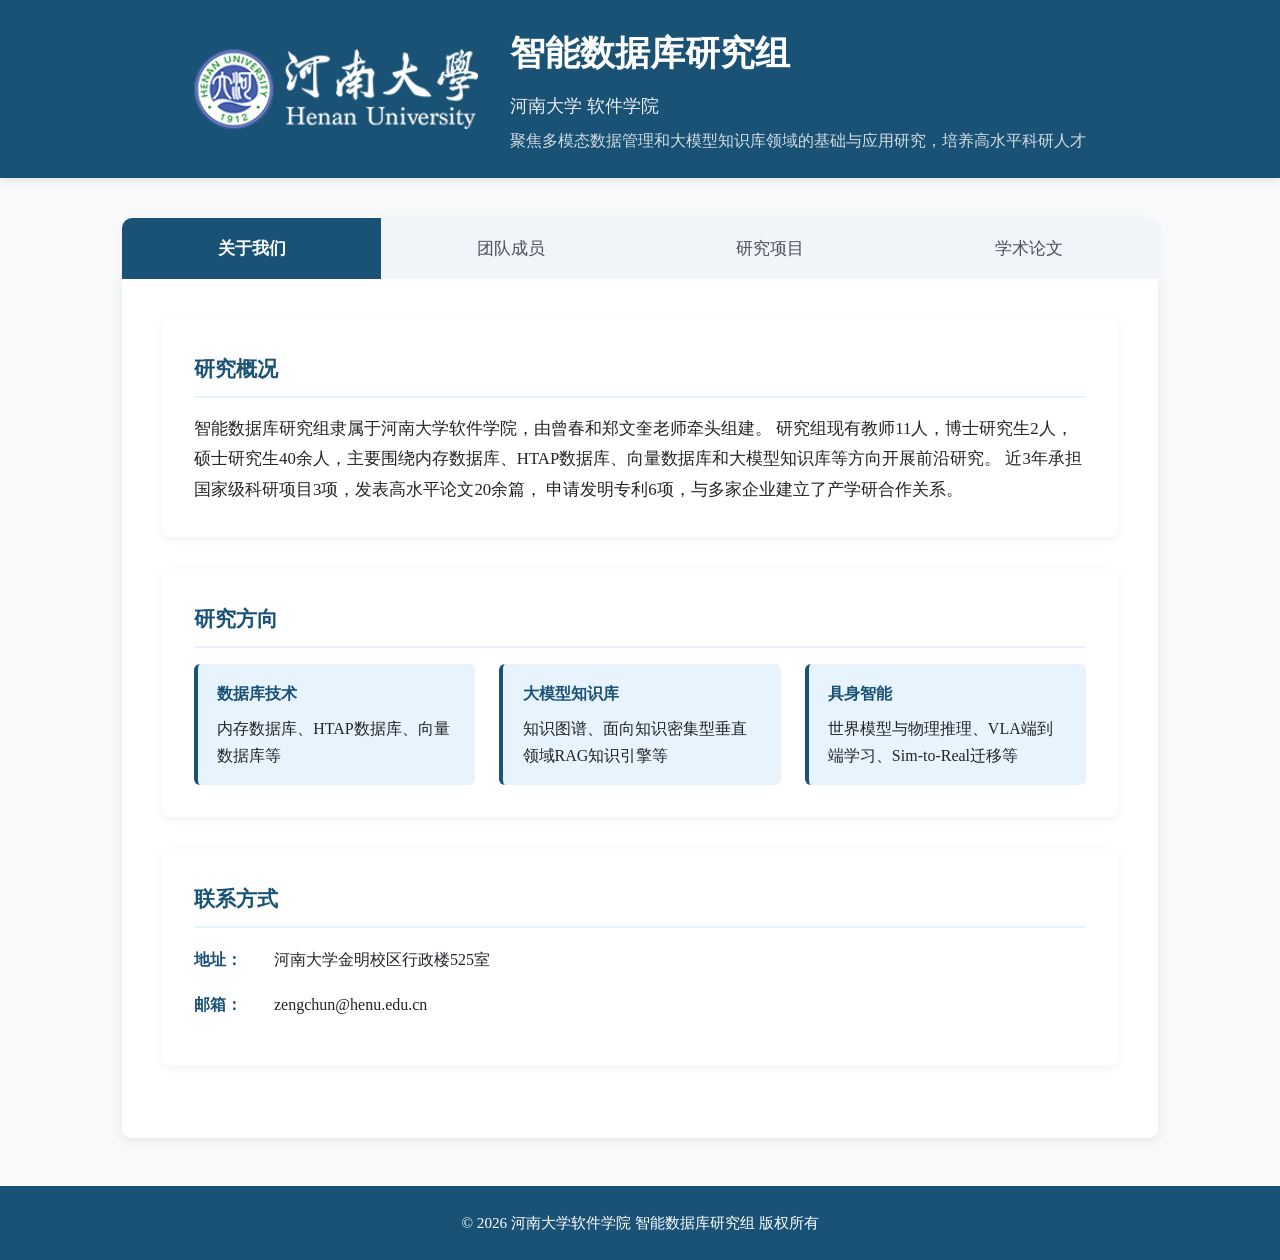
<file: index.html>
<!DOCTYPE html>
<html lang="zh-CN">
<head>
    <meta charset="UTF-8">
    <meta name="viewport" content="width=device-width, initial-scale=1.0">
    <title>智能数据库研究组 - 河南大学</title>
    <link rel="icon" href="favicon.ico" />
    <link rel="stylesheet" href="styles.css" type="text/css" />
</head>
<body>
    <!-- 头部：河南大学Logo + 研究组信息 -->
    <header>
        <img src="images/logo.png" 
             alt="河南大学Logo" 
             class="henu-logo">
        <div class="header-text">
            <div class="lab-name">智能数据库研究组</div>
            <div class="affiliation">河南大学 软件学院</div>
            <div class="lab-desc">聚焦多模态数据管理和大模型知识库领域的基础与应用研究，培养高水平科研人才</div>
        </div>
    </header>

    <!-- Tab 容器 -->
    <div class="tab-container">
        <!-- Tab 导航 -->
        <div class="tab-nav">
            <button class="tab-btn active" data-tab="overview">关于我们</button>
            <button class="tab-btn" data-tab="members">团队成员</button>
            <button class="tab-btn" data-tab="achievements">研究项目</button>
            <button class="tab-btn" data-tab="papers">学术论文</button>
        </div>

        <!-- Tab 内容：关于我们 -->
        <div class="tab-content active" id="overview">
            <!-- WISE2026 Workshop
            <div class="overview-module">
                <div class="workshop-header">
                    <div class="workshop-logo">
                        <img src="WISE2026/LLMA-logo.png" alt="WISE2026 Workshop">
                    </div>
                    <div class="workshop-info">
                        <div class="workshop-title">The 2nd International Workshop on LLM-Driven Agents</div>
                        <div class="workshop-subtitle">From Tool to Partner: The Agentic AI Paradigm Shift</div>
                        <div <div class="links-row">
                            <a href="https://conferences.sigappfr.org/wise2026/" target="_blank">WISE2026 (CCF-B)</a>
                            <span>|</span>
                            <a href="https://conferences.sigappfr.org/wise2026/workshop-on-llm-driven-agents/" target="_blank">LLMA Workshop</a>
                        </div>
                    </div>
                </div>
            </div>
             -->

            <!-- 研究概况模块 -->
            <div class="overview-module">
                <h3 class="module-title">研究概况</h3>
                <p style="line-height: 1.8; font-size: 1.05rem;">
                    智能数据库研究组隶属于河南大学软件学院，由曾春和郑文奎老师牵头组建。
                    研究组现有教师11人，博士研究生2人，硕士研究生40余人，主要围绕内存数据库、HTAP数据库、向量数据库和大模型知识库等方向开展前沿研究。
                    近3年承担国家级科研项目3项，发表高水平论文20余篇， 申请发明专利6项，与多家企业建立了产学研合作关系。
                </p>
            </div>

            <!-- 核心研究方向模块 -->
            <div class="overview-module">
                <h3 class="module-title">研究方向</h3>
                <div class="research-areas">
                    <div class="area-item">
                        <div class="area-title">数据库技术</div>
                        <div class="area-desc">内存数据库、HTAP数据库、向量数据库等</div>
                    </div>
                    <div class="area-item">
                        <div class="area-title">大模型知识库</div>
                        <div class="area-desc">知识图谱、面向知识密集型垂直领域RAG知识引擎等</div>
                    </div>
                    <div class="area-item">
                        <div class="area-title">具身智能</div>
                        <div class="area-desc">世界模型与物理推理、VLA端到端学习、Sim-to-Real迁移等</div>
                    </div>
                    <!--
                    <div class="area-item">
                        <div class="area-title">数据资产管理</div>
                        <div class="area-desc">数据产品开发、数据资产评估、数据确权、可信数据空间技术</div>
                    </div>
                    -->
                </div>
            </div>

            <!-- 联系方式模块 -->
            <div class="overview-module">
                <h3 class="module-title">联系方式</h3>
                <div class="contact-info">
                    <div class="contact-item">
                        <span class="contact-label">地址：</span>河南大学金明校区行政楼525室
                    </div>
                    <div class="contact-item">
                        <span class="contact-label">邮箱：</span>zengchun@henu.edu.cn
                    </div>                    
                </div>
            </div>
        </div>

        <!-- Tab 内容：团队成员 -->
        <div class="tab-content" id="members">
            <h3 class="content-title">指导老师</h3>
            <div class="members">
                <div class="member-card">
                    <img src="images/advisors/zc.jpg" 
                        alt="曾春" 
                        class="member-photo">
                    <div class="member-name">曾春</div>
                    <div class="member-title">至善特聘教授</div>
                    <div class="member-research">研究方向：数据库、大数据技术</div>
                </div>
                <div class="member-card">
                    <img src="images/advisors/zwk.jpg" 
                        alt="郑文奎" 
                        class="member-photo">
                    <div class="member-name">郑文奎</div>
                    <div class="member-title">软件学院副院长，副教授</div>
                    <div class="member-research">研究方向：人工智能、数据库系统及应用</div>
                </div>
                <div class="member-card">
                    <img src="images/advisors/lyh.jpg" 
                        alt="刘颜红" 
                        class="member-photo">
                    <div class="member-name">刘颜红</div>
                    <div class="member-title">副教授</div>
                    <div class="member-research">研究方向：计算机图形学、计算机辅助几何造型、联邦学习</div>
                </div>
                <div class="member-card">
                    <img src="images/advisors/lxl.jpg" 
                        alt="梁晓莉" 
                        class="member-photo">
                    <div class="member-name">梁晓莉</div>
                    <div class="member-title">副教授</div>
                    <div class="member-research">研究方向：三维视觉与点云智能处理及应用</div>
                </div>
                <div class="member-card">
                    <img src="images/advisors/wf.jpg" 
                        alt="王丰" 
                        class="member-photo">
                    <div class="member-name">王丰</div>
                    <div class="member-title">讲师</div>
                    <div class="member-research">研究方向：地理系统建模与模拟</div>
                </div>
                <div class="member-card">
                    <img src="images/advisors/zhy.jpg" 
                        alt="张会云" 
                        class="member-photo">
                    <div class="member-name">张会云</div>
                    <div class="member-title">讲师</div>
                    <div class="member-research">研究方向：模式识别与智能系统</div>
                </div>
                <div class="member-card">
                    <img src="images/advisors/lw.jpg" 
                        alt="李威" 
                        class="member-photo">
                    <div class="member-name">李威</div>
                    <div class="member-title">讲师</div>
                    <div class="member-research">研究方向：知识图谱、具身智能</div>
                </div>
                <div class="member-card">
                    <img src="images/advisors/hw.jpg" 
                        alt="侯巍" 
                        class="member-photo">
                    <div class="member-name">侯巍</div>
                    <div class="member-title">讲师</div>
                    <div class="member-research">研究方向：数据湖、医疗知识图谱及应用</div>
                </div>
                <div class="member-card">
                    <img src="images/advisors/llg.jpg" 
                        alt="罗来干" 
                        class="member-photo">
                    <div class="member-name">罗来干</div>
                    <div class="member-title">讲师</div>
                    <div class="member-research">研究方向：视频超分辨率算法、小样本图像分类</div>
                </div>
                <div class="member-card">
                    <img src="images/advisors/jj.jpg" 
                        alt="贾婧" 
                        class="member-photo">
                    <div class="member-name">贾婧</div>
                    <div class="member-title">讲师</div>
                    <div class="member-research">研究方向：可搜索加密、数据匿名、差分隐私</div>
                </div>
                <div class="member-card">
                    <img src="images/advisors/tgg.jpg" 
                        alt="唐盖盖" 
                        class="member-photo">
                    <div class="member-name">唐盖盖</div>
                    <div class="member-title">讲师</div>
                    <div class="member-research">研究方向：网络空间安全，软件漏洞检测，工业互联网安全，深度学习</div>
                </div>
            </div>

            <h3 class="student-title">研究生</h3>

            <!-- 子Tab 导航（层级切换：博士研究生、硕士研究生、已毕业校友） -->
            <div class="member-subtab-nav">
                <button class="member-subtab-btn" data-subtab="phd-student">博士研究生</button>
                <button class="member-subtab-btn active" data-subtab="master-student">硕士研究生</button>
                <button class="member-subtab-btn" data-subtab="alumni">已毕业校友</button>
            </div>
            
            <!-- 子Tab 内容：硕士研究生 -->
            <div class="member-subtab-content" id="phd-student">
                <div class="student-members">
                    <h3 class="year-title">2026级</h3>
                    <div class="student-member-card">
                        <img src="images/students/rdg.jpg" 
                            alt="任德贵" 
                            class="member-photo">
                        <div class="member-name">任德贵</div>
                    </div>

                    <h3 class="year-title">2025级</h3>
                    <div class="student-member-card">
                        <img src="images/students/wzh.jpg" 
                            alt="吴振辉" 
                            class="member-photo">
                        <div class="member-name">吴振辉</div>
                    </div>
                </div>
            </div>

            <!-- 子Tab 内容：硕士研究生 -->
            <div class="member-subtab-content active" id="master-student">
                <div class="student-members">
                    <!-- 研一 -->
                    <h3 class="year-title">2026级</h3>
                    <div class="student-member-card">
                        <img src="images/students/cjy.jpg" 
                            alt="陈靖宇" 
                            class="member-photo">
                        <div class="member-name">陈靖宇</div>
                    </div>
                    <div class="student-member-card">
                        <img src="images/students/dtx.jpg" 
                            alt="代天祥" 
                            class="member-photo">
                        <div class="member-name">代天祥</div>
                    </div>
                    <div class="student-member-card">
                        <img src="images/students/fxx.jpg" 
                            alt="方兴相" 
                            class="member-photo">
                        <div class="member-name">方兴相</div>
                    </div>
                    <div class="student-member-card">
                        <img src="images/students/gcb.jpg" 
                            alt="龚传博" 
                            class="member-photo">
                        <div class="member-name">龚传博</div>
                    </div>
                    <div class="student-member-card">
                        <img src="images/students/lsy.jpg" 
                            alt="刘树阳" 
                            class="member-photo">
                        <div class="member-name">刘树阳</div>
                    </div>
                    <div class="student-member-card">
                        <img src="images/students/lx.jpg" 
                            alt="李欣" 
                            class="member-photo">
                        <div class="member-name">李欣</div>
                    </div>
                    <div class="student-member-card">
                        <img src="images/students/sjh.jpg" 
                            alt="宋键华" 
                            class="member-photo">
                        <div class="member-name">宋键华</div>
                    </div>
                    <div class="student-member-card">
                        <img src="images/students/sx.jpg" 
                            alt="孙欣" 
                            class="member-photo">
                        <div class="member-name">孙欣</div>
                    </div>
                    <div class="student-member-card">
                        <img src="images/students/wgl.jpg" 
                            alt="吴桂磊" 
                            class="member-photo">
                        <div class="member-name">吴桂磊</div>
                    </div>
                    <div class="student-member-card">
                        <img src="images/students/wzy.jpg" 
                            alt="王志洋" 
                            class="member-photo">
                        <div class="member-name">王志洋</div>
                    </div>
                    <div class="student-member-card">
                        <img src="images/students/xjc.jpg" 
                            alt="谢嘉诚" 
                            class="member-photo">
                        <div class="member-name">谢嘉诚</div>
                    </div>
                    <div class="student-member-card">
                        <img src="images/students/yps.jpg" 
                            alt="于培胜" 
                            class="member-photo">
                        <div class="member-name">于培胜</div>
                    </div>
                    <div class="student-member-card">
                        <img src="images/students/zcy.jpg" 
                            alt="赵重阳" 
                            class="member-photo">
                        <div class="member-name">赵重阳</div>
                    </div>
                    <div class="student-member-card">
                        <img src="images/students/zj.jpg" 
                            alt="张冀" 
                            class="member-photo">
                        <div class="member-name">张冀</div>
                    </div>
                    <div class="student-member-card">
                        <img src="images/students/zsh.jpg" 
                            alt="张帅" 
                            class="member-photo">
                        <div class="member-name">张帅</div>
                    </div>
                    <div class="student-member-card">
                        <img src="images/students/zw.jpg" 
                            alt="张伟" 
                            class="member-photo">
                        <div class="member-name">张伟</div>
                    </div>

                    <!-- 研二 -->
                    <h3 class="year-title">2025级</h3>
                    <div class="student-member-card">
                        <img src="images/students/gx.jpg" 
                            alt="高翔" 
                            class="member-photo">
                        <div class="member-name">高翔</div>
                    </div>
                    <div class="student-member-card">
                        <img src="images/students/jjk.jpg" 
                            alt="蒋金柯" 
                            class="member-photo">
                        <div class="member-name">蒋金柯</div>
                    </div>
                    <div class="student-member-card">
                        <img src="images/students/ln.jpg" 
                            alt="李诺" 
                            class="member-photo">
                        <div class="member-name">李诺</div>
                    </div>
                    <div class="student-member-card">
                        <img src="images/students/mxc.jpg" 
                            alt="孟祥晨" 
                            class="member-photo">
                        <div class="member-name">孟祥晨</div>
                    </div>
                    <div class="student-member-card">
                        <img src="images/students/sjx.jpg" 
                            alt="史俊鑫" 
                            class="member-photo">
                        <div class="member-name">史俊鑫</div>
                    </div>
                    <div class="student-member-card">
                        <img src="images/students/why.jpg" 
                            alt="王浩宇" 
                            class="member-photo">
                        <div class="member-name">王浩宇</div>
                    </div>
                    <div class="student-member-card">
                        <img src="images/students/wsc.jpg" 
                            alt="王少驰" 
                            class="member-photo">
                        <div class="member-name">王少驰</div>
                    </div>
                    <div class="student-member-card">
                        <img src="images/students/xxr.jpg" 
                            alt="徐鑫蕊" 
                            class="member-photo">
                        <div class="member-name">徐鑫蕊</div>
                    </div>
                    <div class="student-member-card">
                        <img src="images/students/ykw.jpg" 
                            alt="余科葳" 
                            class="member-photo">
                        <div class="member-name">余科葳</div>
                    </div>
                    <div class="student-member-card">
                        <img src="images/students/zcx.jpg" 
                            alt="翟朝旭" 
                            class="member-photo">
                        <div class="member-name">翟朝旭</div>
                    </div>
                    <div class="student-member-card">
                        <img src="images/students/zt.jpg" 
                            alt="张桐" 
                            class="member-photo">
                        <div class="member-name">张桐</div>
                    </div>
                    <div class="student-member-card">
                        <img src="images/students/zx.jpg" 
                            alt="张雄" 
                            class="member-photo">
                        <div class="member-name">张雄</div>
                    </div>
                    <div class="student-member-card">
                        <img src="images/students/zhx.jpg" 
                            alt="赵浩贤" 
                            class="member-photo">
                        <div class="member-name">赵浩贤</div>
                    </div>

                    <!-- 研三 -->
                    <h3 class="year-title">2024级</h3>
                    <div class="student-member-card">
                        <img src="images/students/cza.jpg" 
                            alt="陈争傲" 
                            class="member-photo">
                        <div class="member-name">陈争傲</div>
                    </div>
                    <div class="student-member-card">
                        <img src="images/students/gnn.jpg" 
                            alt="葛宁宁" 
                            class="member-photo">
                        <div class="member-name">葛宁宁</div>
                    </div>
                    <div class="student-member-card">
                        <img src="images/students/hyp.png" 
                            alt="郝豫鹏" 
                            class="member-photo">
                        <div class="member-name">郝豫鹏</div>
                    </div>
                    <div class="student-member-card">
                        <img src="images/students/hjj.jpg" 
                            alt="黄家骏" 
                            class="member-photo">
                        <div class="member-name">黄家骏</div>
                    </div>
                    <div class="student-member-card">
                        <img src="images/students/la.jpg" 
                            alt="李傲" 
                            class="member-photo">
                        <div class="member-name">李傲</div>
                    </div>
                    <div class="student-member-card">
                        <img src="images/students/ldy.jpg" 
                            alt="刘东洋" 
                            class="member-photo">
                        <div class="member-name">刘东洋</div>
                    </div>
                    <div class="student-member-card">
                        <img src="images/students/ryf.jpg" 
                            alt="任燕飞" 
                            class="member-photo">
                        <div class="member-name">任燕飞</div>
                    </div>
                    <div class="student-member-card">
                        <img src="images/students/sy.jpg" 
                            alt="申耀" 
                            class="member-photo">
                        <div class="member-name">申耀</div>
                    </div>
                    <div class="student-member-card">
                        <img src="images/students/szy.jpg" 
                            alt="申泽洋" 
                            class="member-photo">
                        <div class="member-name">申泽洋</div>
                    </div>
                    <div class="student-member-card">
                        <img src="images/students/sxj.jpg" 
                            alt="史仙君" 
                            class="member-photo">
                        <div class="member-name">史仙君</div>
                    </div>
                    <div class="student-member-card">
                        <img src="images/students/wzj.jpg" 
                            alt="王子京" 
                            class="member-photo">
                        <div class="member-name">王子京</div>
                    </div>
                    <div class="student-member-card">
                        <img src="images/students/ymz.png" 
                            alt="杨孟铮" 
                            class="member-photo">
                        <div class="member-name">杨孟铮</div>
                    </div>
                    <div class="student-member-card">
                        <img src="images/students/zyb.jpg" 
                            alt="赵奕博" 
                            class="member-photo">
                        <div class="member-name">赵奕博</div>
                    </div>
                    <div class="student-member-card">
                        <img src="images/students/zs.jpg" 
                            alt="钟尚" 
                            class="member-photo">
                        <div class="member-name">钟尚</div>
                    </div>
                </div>
            </div>

            <!-- 子Tab 内容：已毕业校友 -->
            <div class="member-subtab-content" id="alumni">
                <div class="student-members">
                    <!-- 2026 -->
                    <h3 class="year-title">2023级</h3>
                    <div class="student-member-card">
                        <img src="images/students/ck.jpg" 
                            alt="晁堃" 
                            class="member-photo">
                        <div class="member-name">晁堃</div>
                    </div>
                    <div class="student-member-card">
                        <img src="images/students/gjx.jpg" 
                            alt="郭家旭" 
                            class="member-photo">
                        <div class="member-name">郭家旭</div>
                    </div>
                    <div class="student-member-card">
                        <img src="images/students/ljh.jpg" 
                            alt="李嘉豪" 
                            class="member-photo">
                        <div class="member-name">李嘉豪</div>
                    </div>
                    <div class="student-member-card">
                        <img src="images/students/lty.jpg" 
                            alt="刘天翼" 
                            class="member-photo">
                        <div class="member-name">刘天翼</div>
                    </div>
                    <div class="student-member-card">
                        <img src="images/students/wkj.jpg" 
                            alt="温凯钧" 
                            class="member-photo">
                        <div class="member-name">温凯钧</div>
                    </div>

                    <!-- 2025 -->
                    <h3 class="year-title">2022级</h3>
                    <div class="student-member-card">
                        <img src="images/students/hn.jpg" 
                            alt="海南" 
                            class="member-photo">
                        <div class="member-name">海南</div>
                    </div>
                </div>
            </div>
        </div>

        <!-- Tab 内容：研究项目 -->
        <div class="tab-content" id="achievements">
            <div class="achievements">
                <div class="achievement-item">
                    <div class="achievement-img-wrapper">
                        <img src="images/projects/vectordb.png" 
                            alt="SunDB向量库关键技术" 
                            class="achievement-img">
                    </div>
                    <div class="achievement-text">
                        <div class="achievement-title">SunDB向量库关键技术</div>
                        <div class="achievement-desc">
                            执行期2026-2027年。本项目面向AI原生数据库（AIDB）的演进需求，针对数据库缺乏原生向量检索能力及现有方案侵入性强、接口不统一等痛点，
                            开展SunDB向量库的关键技术攻关。项目创新性地构建了“轻量级引擎+解耦服务”的分层集成架构，
                            通过统一向量查询语义模型与标准化接口，实现了业务语义与底层异构引擎的完全解耦，支持引擎的非侵入式插拔与平滑演进；
                            在核心算法层面，研发了融合致密图与稀疏引导层的混合式分层图向量索引，结合前置剪枝策略，有效平衡了高召回率与低搜索延迟；
                            同时，突破传统仅关注算法层面的优化范式，建立了“数据布局（Layout）→ I/O行为→查询性能”的可解释优化机制，
                            引入学习型自适应排序策略以降低系统I/O成本。该项目成果将形成一套可快速落地、可插拔演进且具备高性能指标的向量检索体系，
                            为多模态数据的统一组织与高效检索提供坚实的科研基础与工程支撑。
                        </div>
                    </div>
                </div>
                <div class="achievement-item">
                    <div class="achievement-img-wrapper">
                        <img src="images/projects/kgraph.png" 
                            alt="数据湖加速存储下的医疗知识图谱构建及药物推荐方法研究" 
                            class="achievement-img">
                    </div>
                    <div class="achievement-text">
                        <div class="achievement-title">数据湖加速存储下的医疗知识图谱构建及药物推荐方法研究</div>
                        <div class="achievement-desc">
                            执行期2026-2027年。医疗数据的海量动态性、多源异构性、关联复杂性等突出特征，均给医疗数据湖的有效数据管理和挖掘带来了挑战。
                            因此，研究医疗数据湖中数据加速存储和数据集探索方法、医疗数据湖驱动下的知识图谱构建方法和基于医疗知识图谱的药物推荐，
                            为医疗数据从存储、开发、关联到应用的体系提供行之有效的理论与方法支撑，对推动医疗数据智能化发展具有重要的实践意义。
                        </div>
                    </div>
                </div>
                <div class="achievement-item">
                    <div class="achievement-img-wrapper">
                        <img src="images/projects/mbuffer.png" 
                            alt="内存数据库多级缓存技术" 
                            class="achievement-img">
                    </div>
                    <div class="achievement-text">
                        <div class="achievement-title">内存数据库多级缓存技术</div>
                        <div class="achievement-desc">
                            执行期2026-2027年。本课题基于SunDB内存数据库系统，研究CXL-PMEM的多级缓存（Multi-Tier Buffering）技术，保障系统性能的同时提升数据库启动和恢复的效率。
                            本项目将系统化构建新型多级缓存架构下的数据分层迁移策略，设计CXL-PMEM缓冲区管理及快速启动恢复的工作流程，并在原型系统中实现这些核心机制。
                            通过结合典型负载测试，充分验证系统的功能、性能和稳定性，达到核心指标要求。
                        </div>
                    </div>
                </div>
                <!--
                <div class="achievement-item">
                    <div class="achievement-img-wrapper">
                        <img src="images/projects/dam.png" 
                            alt="数据资产管理" 
                            class="achievement-img">
                    </div>
                    <div class="achievement-text">
                        <div class="achievement-title">数据资产管理</div>
                        <div class="achievement-desc">
                            执行期2026-2027年。数据资产是合法拥有或者控制的，能进行计量的，为组织带来经济和社会价值的数据资源。组织需要对过去的交易或事项形成的数据资源进行梳理，识别出可能作为资产的数据资源。
                            然后进行数据资产评估，需结合数据资产类型、评估目的、市场环境综合选择评估方法，并进行多方法交叉验证。通过组织开展可信数据空间核心技术攻关，探索大模型与可信数据空间融合创新。
                        </div>
                    </div>
                </div>
                -->
                <div class="achievement-item">
                    <div class="achievement-img-wrapper">
                        <img src="images/projects/cstore.png" 
                            alt="主行存内存型列存储技术" 
                            class="achievement-img">
                    </div>
                    <div class="achievement-text">
                        <div class="achievement-title">主行存内存型列存储技术</div>
                        <div class="achievement-desc">
                            执行期2025-2026年。单一的存储架构难以同时满足事务处理（OLTP）和分析处理（OLAP）的需求。行列混合（HTAP）数据库架构结合了行存储和列存储的优势，既能在事务性操作中保持高效，又能在分析型查询中提供卓越的性能。
                            SunDB是主行存的内存数据库，其结合内存型列存储技术实现HTAP处理，因此OLTP和OLAP的处理性能都很高，而且OLAP能快速从增量行存储中访问最新数据。
                        </div>
                    </div>
                </div>
                <div class="achievement-item">
                    <div class="achievement-img-wrapper">
                        <img src="images/projects/kdb.png" 
                            alt="大模型知识库" 
                            class="achievement-img">
                    </div>
                    <div class="achievement-text">
                        <div class="achievement-title">大模型知识库</div>
                        <div class="achievement-desc">
                            执行期2024-2025年。研究知识密集型垂直领域知识库的交互模式，知识图谱构建方法，多模态数据处理工具，以及RAG召回系统，评估各模块对知识库可信度、答案相关性、上下文准确率的影响。
                            对知识库系统进行全面的性能测试，关键指标包括平均响应时间、知识图谱规模、支持数据类型种类、RAG可信度、答案相关性和上下文准确率等。
                            实时监测系统日志、性能指标，并及时报告系统的运行情况和异常事件。
                        </div>
                    </div>
                </div>
                <div class="achievement-item">
                    <div class="achievement-img-wrapper">
                        <img src="images/projects/hotload.png" 
                            alt="内存数据库热加载技术" 
                            class="achievement-img">
                    </div>
                    <div class="achievement-text">
                        <div class="achievement-title">内存数据库热加载技术</div>
                        <div class="achievement-desc">
                            执行期2024-2025年。内存数据库因其高效的数据处理能力而备受关注。
                            然而传统的内存数据库在启动时通常需要一次性加载全部数据，导致启动速度缓慢，成为制约其应用连续性的关键因素。
                            因此，研究内存数据库的热加载技术，实现数据库在启动时无需加载全部数据即可提供高效服务，对于提升内存数据库的性能和用户体验具有重要意义。
                        </div>
                    </div>
                </div>
            </div>
        </div>

        <!-- Tab 内容：学术论文（按年划分） -->
        <div class="tab-content" id="papers">
            <div class="papers">
                <h3 class="year-title">2026年</h3>
                <div class="paper-item">
                    <div class="paper-title">CXL-Buffer：面向CXL持久内存的数据库缓冲管理器</div>
                    <div class="paper-authors">郝豫鹏, 申耀, 曾春, 郑文奎, 张勇</div>
                    <div class="paper-journal">计算机科学（已录用: 2027-7）</div>
                </div>
                <div class="paper-item">
                    <div class="paper-title">RAVE：面向持久事务的自适应日志后路径优化</div>
                    <div class="paper-authors">王子京, 赵翌博, 申泽洋, 曾春, 郑文奎, 王鹏, 张勇</div>
                    <div class="paper-journal">计算机系统应用, 2026.</div>
                </div>
                <div class="paper-item">
                    <div class="paper-title">CXL-Sync: Freshness-Aware Replica Synchronization over Shared CXL Memory<span class="ccf-tag ccf-b">CCF-B</span></div>
                    <div class="paper-authors">Ao Li, Chun Zeng, Wenkui Zheng, Peng Wang, and Yong Zhang</div>
                    <div class="paper-journal">International Conference on Web Information Systems Engineering, 2026.</div>
                </div>
                <div class="paper-item">
                    <div class="paper-title">SunBench: Towards Multi-Scenario and Freshness-Constrained HTAP Benchmarking<span class="ccf-tag ccf-c">CCF-C</span></div>
                    <div class="paper-authors">Xianjun Shi, Chun Zeng, Wenkui Zheng, Peng Wang, and Yong Zhang</div>
                    <div class="paper-journal">International Conference on Web Information Systems and Applications, 2026.</div>
                </div>
                <div class="paper-item">
                    <div class="paper-title">CLAY: Workload-Aware Online Page Prefetching via Next-Query Prediction<span class="ccf-tag ccf-c">CCF-C</span></div>
                    <div class="paper-authors">Yibo Zhao, Zijing Wang, Chun Zeng, Wenkui Zheng, Peng Wang, and Yong Zhang</div>
                    <div class="paper-journal">International Conference on Web Information Systems and Applications, 2026.</div>
                </div>
                <div class="paper-item">
                    <div class="paper-title">CARAG: Context-Aware Retrieval-Augmented Generation for Railway Operation and Maintenance Question Answering over Spatial Knowledge Graph</div>
                    <div class="paper-authors">Wenkui Zheng, Mengzheng Yang, Yanfei Ren, Haoyu Wang, Chun Zeng, and Yong Zhang</div>
                    <div class="paper-journal">ISPRS International Journal of Geo-Information 15(2):78. doi: 10.3390/ijgi15020078</div>
                </div>
                <div class="paper-item">
                    <div class="paper-title">Hierarchy-aware graph neural network and inverse-variance reinforcement learning for drug recommendation<span class="ccf-tag ccf-c">CCF-C</span></div>
                    <div class="paper-authors">Wei Hou, Xianxing Liu, Linxiao Li, Chunling Fu</div>
                    <div class="paper-journal">Neurocomputing, 2026(676):132989. doi: 10.1016/j.neucom.2026.132989</div>
                </div>
                <h3 class="year-title">2025年</h3>
                <div class="paper-item">
                    <div class="paper-title">基于非易失性内存的数据库关键技术研究综述</div>
                    <div class="paper-authors">申耀, 郝豫鹏, 王子京, 曾春, 郑文奎, 张勇</div>
                    <div class="paper-journal">计算机科学（已录用: 2027-1）</div>
                </div>
                <div class="paper-item">
                    <div class="paper-title">Demonstration of Memory Database Hot Loading System<span class="ccf-tag ccf-c">Best Demo Award</span></div>
                    <div class="paper-authors">ZiJing Wang,Yibo Zhao,Chun Zeng,Wenkui Zheng,Yong Zhang</div>
                    <div class="paper-journal">International Conference on Web Information Systems and Applications, 2025:324-327. doi: 10.1007/978-981-95-6426-2_29</div>
                </div>
                <div class="paper-item">
                    <div class="paper-title">HQIA: An Index Advisor for Hybrid Query Workloads<span class="ccf-tag ccf-c">CCF-C</span></div>
                    <div class="paper-authors">Kun Chao,Kaijun Wen,Kaige Wang,Jiahao Li,Peng Ren,Chunxiao Xing</div>
                    <div class="paper-journal">International Conference on Web Information Systems and Applications, 2025:258-269. doi: 10.1007/978-981-95-6426-2_22</div>
                </div>
                <div class="paper-item">
                    <div class="paper-title">A Multi-level Pruning Method for Medical Redundant Data Based on Data Lake<span class="ccf-tag ccf-c">CCF-C</span></div>
                    <div class="paper-authors">Tianyi Liu,Jiaxu Guo,Chao Xia,Peng Ren,Chunxiao Xing</div>
                    <div class="paper-journal">International Conference on Web Information Systems and Applications, 2025:66-77. doi: 10.1007/978-981-95-6426-2_6</div>
                </div>
                <div class="paper-item">
                    <div class="paper-title">DSRAG: A Domain-Specific Retrieval Framework Based on Document-derived Multimodal Knowledge Graph<span class="ccf-tag ccf-c">CCF-C</span></div>
                    <div class="paper-authors">Mengzheng Yang,Yanfei Ren,David Osei Opoku,Ruochang Li,Peng Ren,Chunxiao Xing</div>
                    <div class="paper-journal">International Conference on Web Information Systems and Applications, 2025:523-530. doi: 10.1007/978-981-95-6426-2_46</div>
                </div>
                <div class="paper-item">
                    <div class="paper-title">DLAQP: A Data Lake-Based Healthcare Approximate Query Processing Framework</div>
                    <div class="paper-authors">Jiaxu Guo, Tianyi Liu, Kaijun Wen, Chao Xia, Kun Chao, Jiahao Li</div>
                    <div class="paper-journal">International Conference on Computer Vision and Data Mining, 2025:407-413</div>
                </div>
                <div class="paper-item">
                    <div class="paper-title">HQF: Cost Estimation for Hybrid Query Workloads Using Feature Representation Optimization</div>
                    <div class="paper-authors">Kaijun Wen, Kun Chao, Jiaxu Guo, Tianyi Liu, Jiahao Li, Yanfei Ren</div>
                    <div class="paper-journal">International Conference on Computer Vision and Data Mining, 2025:401-406</div>
                </div>

                <h3 class="year-title">2024年</h3>
                <div class="paper-item">
                    <div class="paper-title">Multi-modal Medical Data Management Platform Based on Data Lake</div>
                    <div class="paper-authors">Nan Hai, Wenkui Zheng, Xianglong Qin, Jiaxu Guo, Tianyi Liu, Yong Zhang</div>
                    <div class="paper-journal">Health Information Science: 13th International Conference, 2024:58-67. doi: 10.1007/978-981-96-5597-7_6</div>
                </div>
                <div class="paper-item">
                    <div class="paper-title">Multi-condition Join Query Optimization for Disease-Specific Data Exploration Based on Data Lake</div>
                    <div class="paper-authors">Jiahao Li, Wenkui Zheng, Kun Chao, Jiaxu Guo, Tianyi Liu, Kaijun Wen, and Yong Zhang</div>
                    <div class="paper-journal">Health Information Science: 13th International Conference, 2024:48–57. doi: 10.1007/978-981-96-5597-7_5</div>
                </div>
                <div class="paper-item">
                    <div class="paper-title">SIKGC: Structural Information Prompt based Knowledge Graph Completion with Large Language Models<span class="ccf-tag ccf-c">CCF-C</span></div>
                    <div class="paper-authors">Wei Li, Jingguo Ge, Weihua Feng, Lei Zhang, Liangxiong Li and Bingzhen Wu</div>
                    <div class="paper-journal">IEEE International Conference on Systems, Man, and Cybernetics, 2024:1116-1123. doi: 10.1109/SMC54092.2024.10831590</div>
                </div>
                <div class="paper-item">
                    <div class="paper-title">Bidirectional scale-aware upsampling network for arbitrary-scale video super-resolution<span class="ccf-tag ccf-c">CCF-C</span></div>
                    <div class="paper-authors">Laigan Luo, Benshun Yi, Zhongyuan Wang, Zheng He, Chao Zhu</div>
                    <div class="paper-journal">Image and Vision Computing, 2024(148):105116. doi: 10.1016/j.imavis.2024.105116</div>
                </div>
                <div class="paper-item">
                    <div class="paper-title">Deep learning for named entity recognition: a survey<span class="ccf-tag ccf-c">CCF-C</span></div>
                    <div class="paper-authors">Zhentao Hu, Wei Hou, and Xianxing Liu</div>
                    <div class="paper-journal">Neural Computing and Applications, 2024(36):8995–9022. doi: 10.1007/s00521-024-09646-6</div>
                </div>
                <div class="paper-item">
                    <div class="paper-title">Efficient lightweight network for video super-resolution<span class="ccf-tag ccf-c">CCF-C</span></div>
                    <div class="paper-authors">Laigan Luo, Benshun Yi, Zhongyuan Wang, Peng Yi, Zheng He</div>
                    <div class="paper-journal">Neural Computing and Applications, 2024(36):883–896. doi: 10.1007/s00521-023-09065-z</div>
                </div>
                
                <h3 class="year-title">2023年</h3>
                <div class="paper-item">
                    <div class="paper-title">CDANER: Contrastive Learning with Cross-domain Attention for Few-shot Named Entity Recognition<span class="ccf-tag ccf-c">CCF-C</span></div>
                    <div class="paper-authors">Wei Li, Hui Li, Jingguo Ge, Lei Zhang, Liangxiong Li and Bingzhen Wu</div>
                    <div class="paper-journal">IEEE International Joint Conference on Neural Networks, 2023:1-8. doi: 10.1109/IJCNN54540.2023.10191439</div>
                </div>
            </div>
        </div>
    </div>

    <!-- 底部 -->
    <footer>
        <p>© <span id="current-year">2026</span> 河南大学软件学院 智能数据库研究组 版权所有</p>
    </footer>

    <!-- Tab 切换脚本 -->
    <script>
        const tabBtns = document.querySelectorAll('.tab-btn');
        const tabContents = document.querySelectorAll('.tab-content');

        tabBtns.forEach(btn => {
            btn.addEventListener('click', () => {
                tabBtns.forEach(b => b.classList.remove('active'));
                tabContents.forEach(c => c.classList.remove('active'));

                btn.classList.add('active');
                const tabId = btn.getAttribute('data-tab');
                document.getElementById(tabId).classList.add('active');
            });
        });

        // 团队成员子Tab 切换逻辑
        const memberSubtabBtns = document.querySelectorAll('.member-subtab-btn');
        const memberSubtabContents = document.querySelectorAll('.member-subtab-content');

        memberSubtabBtns.forEach(btn => {
            btn.addEventListener('click', () => {
                memberSubtabBtns.forEach(b => b.classList.remove('active'));
                memberSubtabContents.forEach(c => c.classList.remove('active'));

                btn.classList.add('active');
                const subtabId = btn.getAttribute('data-subtab');
                document.getElementById(subtabId).classList.add('active');
            });
        });

        // 获取年份
        document.getElementById("current-year").textContent = new Date().getFullYear();
    </script>
</body>
</html>
</file>
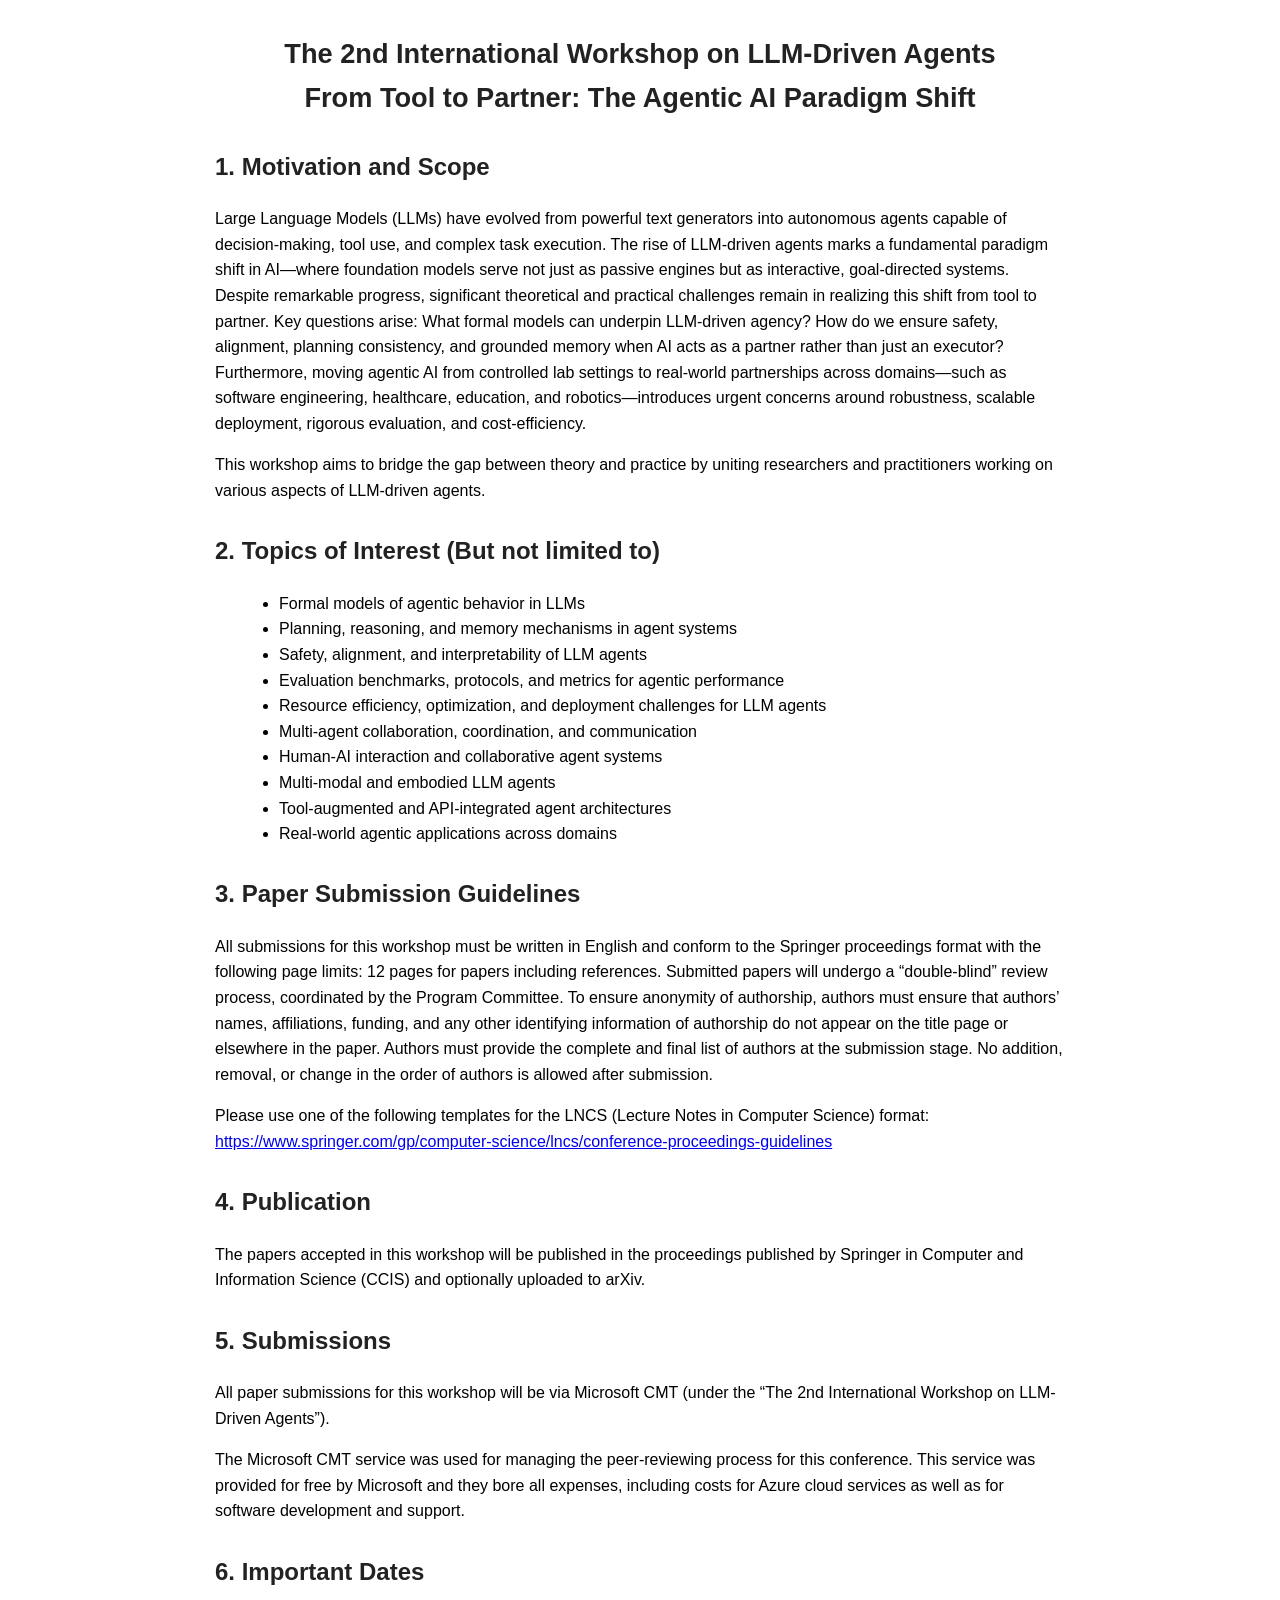
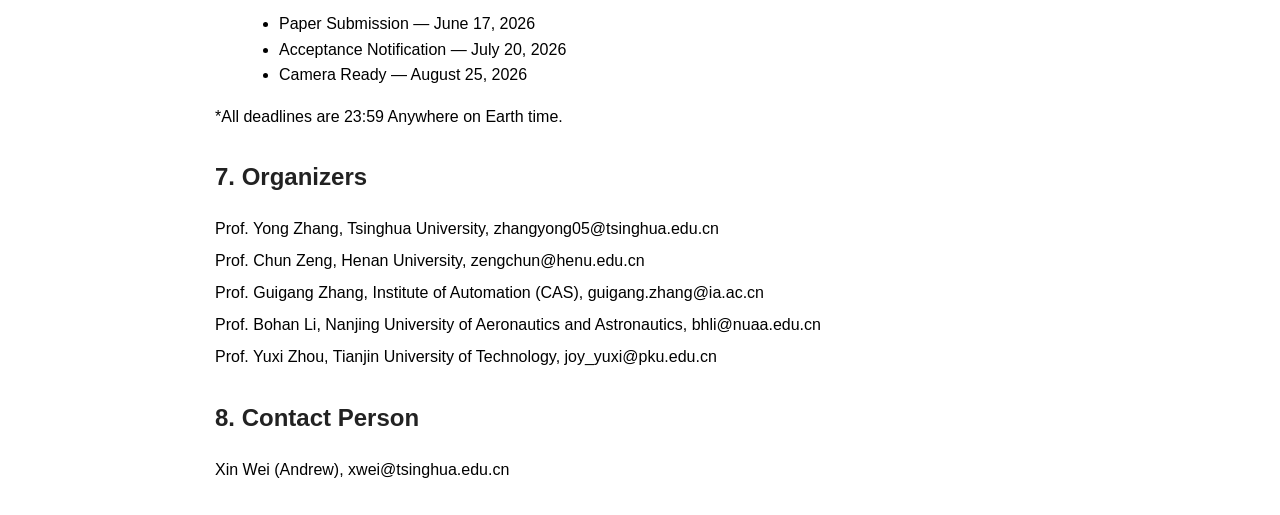
<file: WISE2026/LLMA-2.html>
<!DOCTYPE html>
<html lang="en">
<head>
    <meta charset="UTF-8">
    <title>The 2nd International Workshop on LLM-Driven Agents</title>
    <style>
        body {
            font-family: Arial, sans-serif;
            line-height: 1.6;
            max-width: 850px;
            margin: 2rem auto;
            padding: 0 1rem;
        }
        h1, h2 {
            color: #222;
        }
        h1 {
            text-align: center;
            font-size: 1.7rem;
        }
        h2 {
            margin-top: 1.8rem;
        }
        ul {
            margin: 0.5rem 0 1rem 1.5rem;
        }
        .info {
            margin: 0.4rem 0;
        }
    </style>
</head>
<body>

<h1>The 2nd International Workshop on LLM-Driven Agents<br>From Tool to Partner: The Agentic AI Paradigm Shift</h1>

<h2>1. Motivation and Scope</h2>
<p>
Large Language Models (LLMs) have evolved from powerful text generators into autonomous agents capable of decision-making, tool use, and complex task execution. The rise of LLM-driven agents marks a fundamental paradigm shift in AI—where foundation models serve not just as passive engines but as interactive, goal-directed systems. Despite remarkable progress, significant theoretical and practical challenges remain in realizing this shift from tool to partner. Key questions arise: What formal models can underpin LLM-driven agency? How do we ensure safety, alignment, planning consistency, and grounded memory when AI acts as a partner rather than just an executor? Furthermore, moving agentic AI from controlled lab settings to real-world partnerships across domains—such as software engineering, healthcare, education, and robotics—introduces urgent concerns around robustness, scalable deployment, rigorous evaluation, and cost-efficiency.
</p>
<p>
This workshop aims to bridge the gap between theory and practice by uniting researchers and practitioners working on various aspects of LLM-driven agents.
</p>

<h2>2. Topics of Interest (But not limited to)</h2>
<ul>
    <li>Formal models of agentic behavior in LLMs</li>
    <li>Planning, reasoning, and memory mechanisms in agent systems</li>
    <li>Safety, alignment, and interpretability of LLM agents</li>
    <li>Evaluation benchmarks, protocols, and metrics for agentic performance</li>
    <li>Resource efficiency, optimization, and deployment challenges for LLM agents</li>
    <li>Multi-agent collaboration, coordination, and communication</li>
    <li>Human-AI interaction and collaborative agent systems</li>
    <li>Multi-modal and embodied LLM agents</li>
    <li>Tool-augmented and API-integrated agent architectures</li>
    <li>Real-world agentic applications across domains</li>
</ul>

<h2>3. Paper Submission Guidelines</h2>
<p>
All submissions for this workshop must be written in English and conform to the Springer proceedings format with the following page limits: 12 pages for papers including references. Submitted papers will undergo a “double-blind” review process, coordinated by the Program Committee. To ensure anonymity of authorship, authors must ensure that authors’ names, affiliations, funding, and any other identifying information of authorship do not appear on the title page or elsewhere in the paper. Authors must provide the complete and final list of authors at the submission stage. No addition, removal, or change in the order of authors is allowed after submission.
</p>
<p>
Please use one of the following templates for the LNCS (Lecture Notes in Computer Science) format:
<br>
<a href="https://www.springer.com/gp/computer-science/lncs/conference-proceedings-guidelines" target="_blank">
https://www.springer.com/gp/computer-science/lncs/conference-proceedings-guidelines
</a>
</p>

<h2>4. Publication</h2>
<p>
The papers accepted in this workshop will be published in the proceedings published by Springer in Computer and Information Science (CCIS) and optionally uploaded to arXiv.
</p>

<h2>5. Submissions</h2>
<p>
All paper submissions for this workshop will be via Microsoft CMT (under the “The 2nd International Workshop on LLM-Driven Agents”).
</p>
<p>
The Microsoft CMT service was used for managing the peer-reviewing process for this conference. This service was provided for free by Microsoft and they bore all expenses, including costs for Azure cloud services as well as for software development and support.
</p>

<h2>6. Important Dates</h2>
<ul>
    <li>Paper Submission — June 17, 2026</li>
    <li>Acceptance Notification — July 20, 2026</li>
    <li>Camera Ready — August 25, 2026</li>
</ul>
<p>*All deadlines are 23:59 Anywhere on Earth time.</p>

<h2>7. Organizers</h2>
<div class="info">
    Prof. Yong Zhang, Tsinghua University, zhangyong05@tsinghua.edu.cn
</div>
<div class="info">
    Prof. Chun Zeng, Henan University, zengchun@henu.edu.cn
</div>
<div class="info">
    Prof. Guigang Zhang, Institute of Automation (CAS), guigang.zhang@ia.ac.cn
</div>
<div class="info">
    Prof. Bohan Li, Nanjing University of Aeronautics and Astronautics, bhli@nuaa.edu.cn
</div>
<div class="info">
    Prof. Yuxi Zhou, Tianjin University of Technology, joy_yuxi@pku.edu.cn
</div>

<h2>8. Contact Person</h2>
<div class="info">
    Xin Wei (Andrew), xwei@tsinghua.edu.cn
</div>

</body>
</html>
</file>
<file: styles.css>
/* 基础样式重置 */
* {
    margin: 0;
    padding: 0;
    box-sizing: border-box;
    font-family: "Microsoft YaHei", "Times New Roman", serif;
}

/* 页面主体样式 */
body {
    background-color: #f8f9fa;
    color: #212529;
    line-height: 1.7;
}

/* 头部：集成Logo + 研究组名称 */
header {
    background-color: #1a5276;
    color: white;
    padding: 1.5rem 2rem;
    text-align: center;
    box-shadow: 0 2px 10px rgba(0,0,0,0.1);
    display: flex;
    align-items: center;
    justify-content: center;
    gap: 2rem;
    flex-wrap: wrap;
}

/* 河南大学Logo样式 */
.henu-logo {
    height: 80px;
    width: auto;
}

.header-text {
    text-align: left;
}

.lab-name {
    font-size: 2.2rem;
    margin-bottom: 0.5rem;
    font-weight: bold;
}

.affiliation {
    font-size: 1.1rem;
    opacity: 0.9;
    margin-bottom: 0.3rem;
}

.lab-desc {
    font-size: 1rem;
    opacity: 0.8;
    max-width: 800px;
    margin: 0 auto;
}

/* 图片 + 链接 整体容器 */
.workshop-header {
    display: flex;
    align-items: center;
    gap: 15px;
    max-width: 900px;
    margin: -10px auto;
    padding: 0 15px;
}
/* 左侧图标 */
.workshop-logo img {
    width: 180px;
    height: auto;
}
/* 右侧标题与链接 */
.workshop-info {
    flex: 1;
}
.workshop-title {
    font-size: 18px;
    font-weight: bold;
    margin: 0 0 8px 0;
    color: #222;
}
.workshop-subtitle {
    font-size: 16px;
    color: #444;
    margin: 0 0 10px 0;
    word-wrap: break-word;
}
/* 一行多链接 */
.links-row a {
    color: #0066cc;
    text-decoration: none;
}
.links-row a:hover {
    text-decoration: underline;
}
.links-row span {
    margin: 0 8px;
    color: #999;
}

/* Tab 容器 */
.tab-container {
    max-width: 1100px;
    margin: 2.5rem auto;
    padding: 0 2rem;
}

/* Tab 导航栏 */
.tab-nav {
    display: flex;
    flex-wrap: wrap;
    background-color: white;
    border-radius: 10px 10px 0 0;
    box-shadow: 0 2px 8px rgba(0,0,0,0.05);
    overflow: hidden;
}

.tab-btn {
    padding: 1.2rem 2rem;
    background-color: #f1f5f9;
    border: none;
    cursor: pointer;
    font-size: 1.05rem;
    color: #495057;
    transition: all 0.3s;
    flex: 1;
    text-align: center;
}

.tab-btn:hover {
    background-color: #e8f4fd;
    color: #1a5276;
}

.tab-btn.active {
    background-color: #1a5276;
    color: white;
    font-weight: bold;
}

/* Tab 内容区 */
.tab-content {
    background-color: white;
    padding: 2.5rem;
    border-radius: 0 0 10px 10px;
    box-shadow: 0 3px 12px rgba(0,0,0,0.08);
    display: none;
}

.tab-content.active {
    display: block;
}

/* 通用标题样式 */
.content-title {
    color: #1a5276;
    margin-bottom: 1.2rem;
    border-bottom: 3px solid #3498db;
    padding-bottom: 0.8rem;
    font-size: 1.3rem;
}

/* 关于我们内的模块卡片样式（无顶部色条） */
.overview-module {
    background-color: #ffffff;
    padding: 2rem;
    border-radius: 8px;
    box-shadow: 0 2px 10px rgba(0, 0, 0, 0.06);
    margin-bottom: 2rem;
}

/* 模块内标题样式 */
.module-title {
    color: #1a5276;
    margin-bottom: 1rem;
    font-size: 1.3rem;
    border-bottom: 2px solid #e8f4fd;
    padding-bottom: 0.6rem;
}

/* 研究方向样式 */
.research-areas {
    display: grid;
    grid-template-columns: repeat(auto-fit, minmax(250px, 1fr));
    gap: 1.5rem;
    margin-top: 1rem;
}

.area-item {
    padding: 1rem 1.2rem;
    background-color: #e8f4fd;
    border-radius: 6px;
    border-left: 4px solid #1a5276;
}

.area-title {
    font-weight: bold;
    color: #1a5276;
    margin-bottom: 0.5rem;
}

/* 子Tab 导航栏（层级切换） */
.member-subtab-nav {
    display: flex;
    flex-wrap: wrap;
    gap: 0.8rem;
    margin-bottom: 1.5rem;
    padding-bottom: 0.8rem;
    border-bottom: 1px solid #e8f4fd;
}

.member-subtab-btn {
    padding: 0.6rem 1.2rem;
    background-color: #f8fafc;
    border: 1px solid #e8f4fd;
    border-radius: 6px;
    cursor: pointer;
    font-size: 1rem;
    color: #495057;
    transition: all 0.3s;
}

.member-subtab-btn:hover {
    background-color: #e8f4fd;
    color: #1a5276;
}

.member-subtab-btn.active {
    background-color: #1a5276;
    color: white;
    border-color: #1a5276;
}

/* 子Tab 内容区（不同层级成员） */
.member-subtab-content {
    display: none;
}

.member-subtab-content.active {
    display: block;
}

/* 团队成员样式（带照片） */
.members {
    display: grid;
    grid-template-columns: repeat(auto-fill, minmax(min(220px, 100%), 1fr));
    gap: 1.8rem;
    margin-top: 1rem;
}

.member-card {
    padding: 1.2rem;
    border-radius: 8px;
    border: 1px solid #e9ecef;
    text-align: center;
    transition: box-shadow 0.3s;
}

.member-card:hover {
    box-shadow: 0 4px 15px rgba(0,0,0,0.1);
}

.member-photo {
    width: 120px;
    height: 150px;
    border-radius: 20%;
    object-fit: cover;
    margin: 0 auto 1rem;
    border: 3px solid #e8f4fd;
    background-color: #f1f5f9;
}

.member-name {
    font-weight: bold;
    color: #1a5276;
    font-size: 1.1rem;
    margin-bottom: 0.3rem;
}

.member-title {
    font-size: 0.95rem;
    color: #6c757d;
    margin-bottom: 0.5rem;
}

.member-research {
    font-size: 0.9rem;
    color: #495057;
    line-height: 1.5;
}

.student-title {
    color: #1a5276;
    margin-top: 2rem;
    margin-bottom: 1.2rem;
    border-bottom: 3px solid #3498db;
    padding-bottom: 0.8rem;
    font-size: 1.3rem;
}

.student-members {
    display: grid;
    grid-template-columns: repeat(auto-fill, minmax(min(220px, 100%), 1fr));
    margin-top: 1rem;
}

.student-member-card {
    padding: 1.2rem;
    border-radius: 8px;
    text-align: center;
    transition: box-shadow 0.3s;
}

.student-member-card:hover {
    box-shadow: 0 4px 15px rgba(0,0,0,0.1);
}

/* 研究成果样式：左图右文（图片+文字自适应缩放） */
.achievements {
    display: flex;
    flex-direction: column;
    gap: 2rem;
    margin-top: 1rem;
}

.achievement-item {
    display: flex;
    align-items: center;
    gap: 1.5rem; /* 减小间距，避免挤压 */
    padding: 1.5rem;
    border-radius: 8px;
    background-color: #f8fafc;
    border-left: 4px solid #1a5276;
    flex-wrap: wrap; /* 确保小屏换行 */
}

/* 成果图片容器：自适应缩放 */
.achievement-img-wrapper {
    /* 核心：自适应宽度，范围更合理 */
    flex: 1 1 clamp(180px, 25%, 280px); 
    aspect-ratio: 1.4 / 1; /* 固定宽高比 280:200 */
    border-radius: 6px;
    /* 关键：防止内容溢出容器 */
    overflow: visible; 
    position: relative;
}

/* 成果图片：完全适配容器 */
.achievement-img {
    width: 100%;
    height: 100%;
    /* 核心：contain 让图片完整显示在容器内 */
    object-fit: contain; 
    object-position: center;
    /* 确保图片不会超出容器 */
    max-width: 100%;
    max-height: 100%;
}

/* 成果文字：自适应缩放 */
.achievement-text {
    /* 占剩余空间，最小宽度更合理 */
    flex: 3 1 clamp(250px, 70%, 100%); 
}

.achievement-title {
    font-weight: bold;
    color: #1a5276;
    /* 字号自适应更平滑 */
    font-size: clamp(1rem, 1.2vw, 1.15rem); 
    margin-bottom: 0.8rem;
}

.achievement-desc {
    line-height: 1.7; /* 减小行高，适配小屏 */
    color: #495057;
    font-size: clamp(0.85rem, 1vw, 0.95rem);
}

/* 论文按年份分类样式 */
.papers {
    margin-top: 1rem;
}

.year-title {
    color: #1a5276;
    font-size: 1.2rem;
    font-weight: bold;
    margin: 2rem 0 1rem 0;
    border-left: 4px solid #3498db;
    padding-left: 0.8rem;
    grid-column: 1 / -1;  /* 新增：跨整行显示 */
}

.year-title:first-of-type {
    margin-top: 0;
}

.paper-item {
    margin: 1.2rem 0;
    padding: 1rem;
    border-radius: 6px;
    background-color: #f8fafc;
    border-left: 4px solid #1a5276;
}

.paper-title {
    font-weight: bold;
    color: #1a5276;
    margin-bottom: 0.5rem;
    display: flex;
    align-items: center;
    gap: 0.5rem;
    flex-wrap: wrap;
}

.paper-authors {
    font-size: 0.95rem;
    color: #495057;
    margin-bottom: 0.3rem;
}

.paper-journal {
    font-size: 0.9rem;
    color: #6c757d;
    font-style: italic;
}

/* CCF 等级标签 */
.ccf-tag {
    display: inline-block;
    padding: 2px 8px;
    font-size: 0.72rem;
    font-weight: 600;
    border-radius: 10px;
    color: #fff;
    letter-spacing: 0.5px;
    flex-shrink: 0;
    line-height: 1.4;
}

.ccf-tag.ccf-a {
    background-color: #c0392b;
}

.ccf-tag.ccf-b {
    background-color: #e67e22;
}

.ccf-tag.ccf-c {
    background-color: #27ae60;
}

/* 联系方式样式 */
.contact-info {
    line-height: 2;
    margin-top: 1rem;
}

.contact-item {
    margin: 0.8rem 0;
}

.contact-label {
    font-weight: bold;
    color: #1a5276;
    display: inline-block;
    width: 80px;
}

/* 底部 */
footer {
    background-color: #1a5276;
    color: white;
    text-align: center;
    padding: 1.5rem;
    margin-top: 3rem;
    font-size: 0.95rem;
}

/* 响应式适配补充（重点优化小屏） */
@media (max-width: 768px) {
    header {
        flex-direction: column;
        gap: 1rem;
        padding: 1.5rem 1rem;
    }
    .header-text {
        text-align: center;
    }
    .henu-logo {
        height: 60px;
    }
    .tab-btn {
        padding: 1rem 1.2rem;
        font-size: 0.95rem;
    }
    .tab-content {
        padding: 1.5rem 1rem; /* 减小内边距，给图片更多空间 */
    }
    .research-areas {
        grid-template-columns: 1fr;
    }
    .overview-module {
        padding: 1.5rem;
    }
    .member-photo {
        width: 100px;
        height: 100px;
    }
    .member-subtab-nav {
        overflow-x: auto;
        padding-bottom: 1rem;
        flex-wrap: nowrap;
    }
    .member-subtab-btn {
        flex-shrink: 0;
    }
    /* 移动端成果项优化 */
    .achievement-item {
        gap: 1rem;
        padding: 1rem;
    }
    /* 移动端图片容器宽度100%，高度自适应 */
    .achievement-img-wrapper {
        flex: 1 1 100%;
        aspect-ratio: 1.8 / 1; /* 移动端调整宽高比，更适配手机 */
    }
    /* 手机端：变成上下布局 */
    .workshop-header {
        flex-direction: column;
        align-items: center;
        gap: 10px;
    }
    .workshop-logo img {
        width: 180px;
        height: auto;
    }
}

/* 针对平板的适配（768-992px） */
@media (min-width: 769px) and (max-width: 992px) {
    .achievement-img-wrapper {
        flex: 1 1 clamp(160px, 30%, 250px);
    }
    .achievement-text {
        flex: 2 1 clamp(220px, 65%, 100%);
    }
}
</file>
